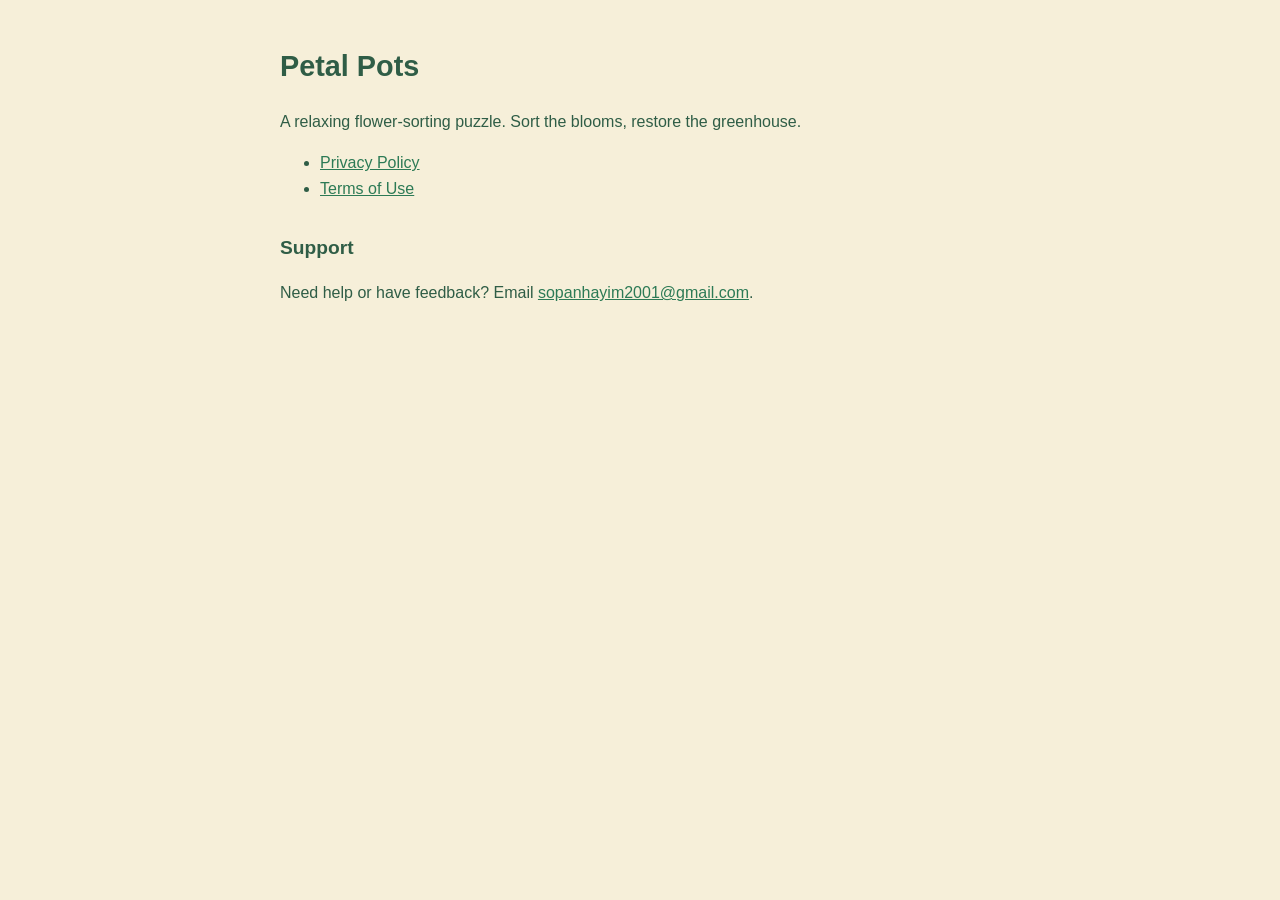
<file: index.html>
<!DOCTYPE html>
<html lang="en">
<head>
<meta charset="utf-8">
<meta name="viewport" content="width=device-width, initial-scale=1">
<title>Petal Pots</title>
<link rel="stylesheet" href="style.css">
</head>
<body>
<main>
<h1>Petal Pots</h1>
<p>A relaxing flower-sorting puzzle. Sort the blooms, restore the greenhouse.</p>
<ul>
<li><a href="privacy.html">Privacy Policy</a></li>
<li><a href="terms.html">Terms of Use</a></li>
</ul>
<h2>Support</h2>
<p>Need help or have feedback? Email
<a href="mailto:sopanhayim2001@gmail.com">sopanhayim2001@gmail.com</a>.</p>
</main>
</body>
</html>
</file>
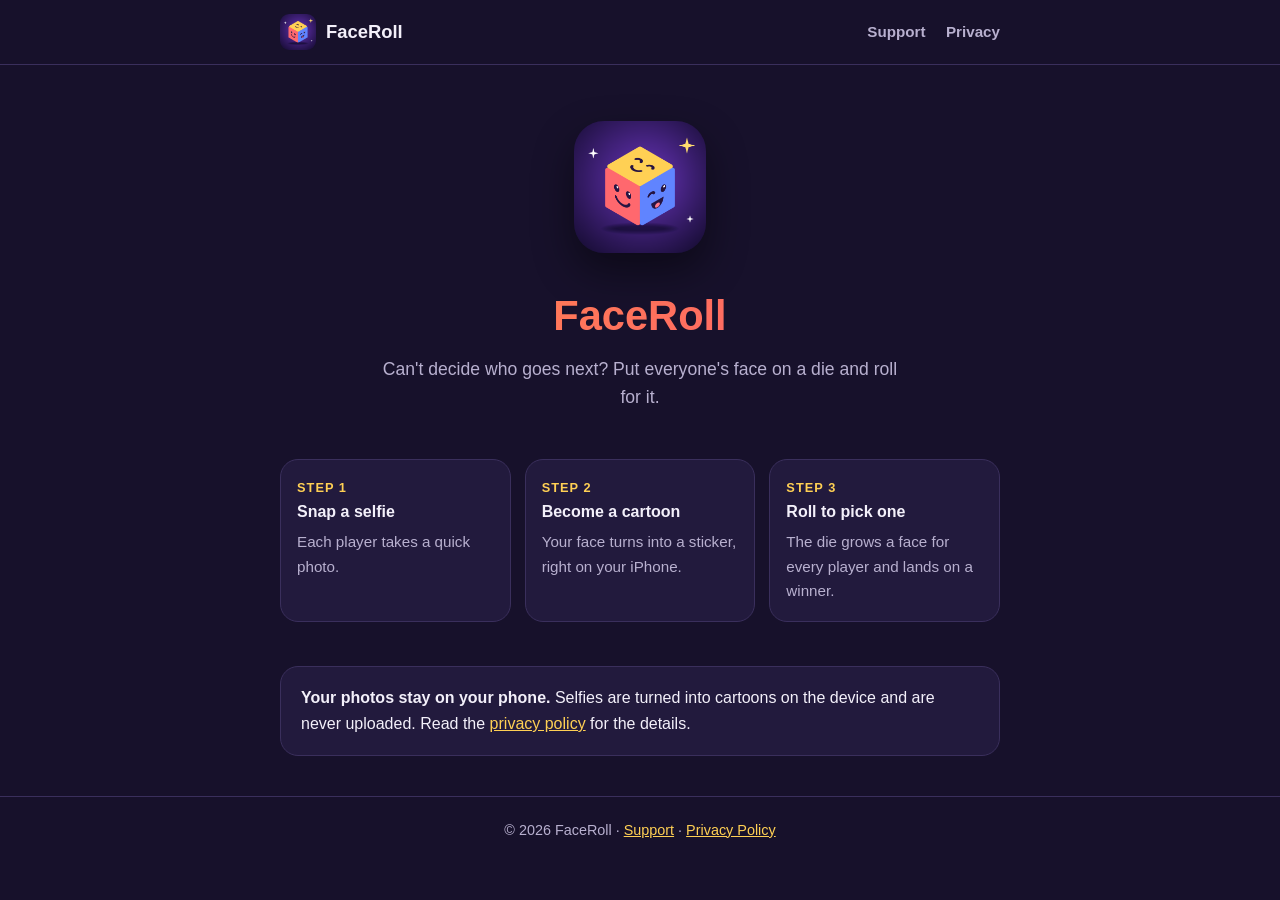
<file: faceroll/index.html>
<!doctype html>
<html lang="en">
<head>
  <meta charset="utf-8">
  <meta name="viewport" content="width=device-width, initial-scale=1">
  <title>FaceRoll - the party die with your faces on it</title>
  <meta name="description" content="FaceRoll turns everyone's selfie into a cartoon sticker and puts it on a 3D die. Roll to pick who goes next.">
  <link rel="icon" href="icon.png">
  <link rel="stylesheet" href="style.css">
</head>
<body>
  <header class="site">
    <div class="wrap">
      <a class="brand" href="index.html"><img src="icon.png" alt="">FaceRoll</a>
      <nav>
        <a href="support.html">Support</a>
        <a href="privacy.html">Privacy</a>
      </nav>
    </div>
  </header>

  <div class="wrap">
    <section class="hero">
      <img src="icon.png" alt="FaceRoll app icon">
      <h1>FaceRoll</h1>
      <p>Can't decide who goes next? Put everyone's face on a die and roll for it.</p>
    </section>

    <section class="steps">
      <div class="step">
        <b>Step 1</b>
        <span>Snap a selfie</span>
        <p>Each player takes a quick photo.</p>
      </div>
      <div class="step">
        <b>Step 2</b>
        <span>Become a cartoon</span>
        <p>Your face turns into a sticker, right on your iPhone.</p>
      </div>
      <div class="step">
        <b>Step 3</b>
        <span>Roll to pick one</span>
        <p>The die grows a face for every player and lands on a winner.</p>
      </div>
    </section>

    <div class="card">
      <strong>Your photos stay on your phone.</strong>
      Selfies are turned into cartoons on the device and are never uploaded.
      Read the <a href="privacy.html">privacy policy</a> for the details.
    </div>
  </div>

  <footer class="site">
    <div class="wrap">
      &copy; 2026 FaceRoll &middot;
      <a href="support.html">Support</a> &middot;
      <a href="privacy.html">Privacy Policy</a>
    </div>
  </footer>
</body>
</html>
</file>
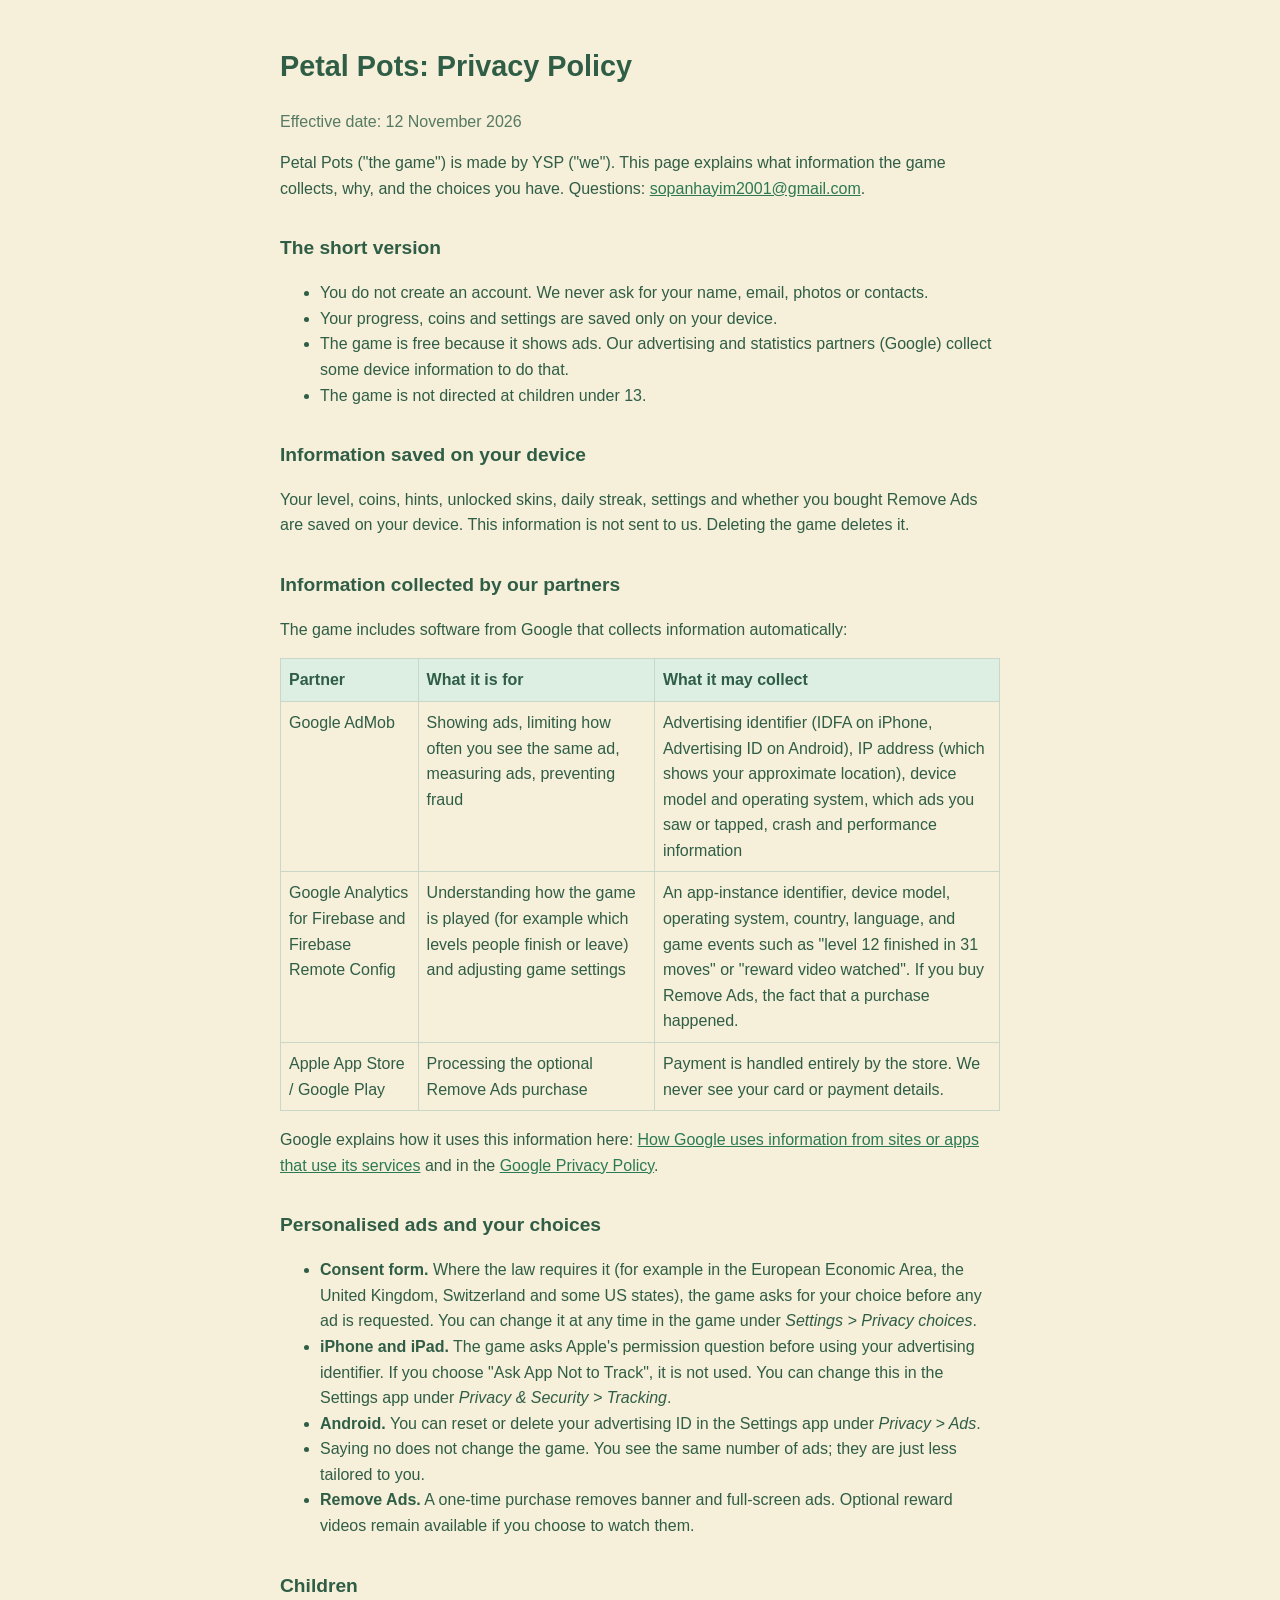
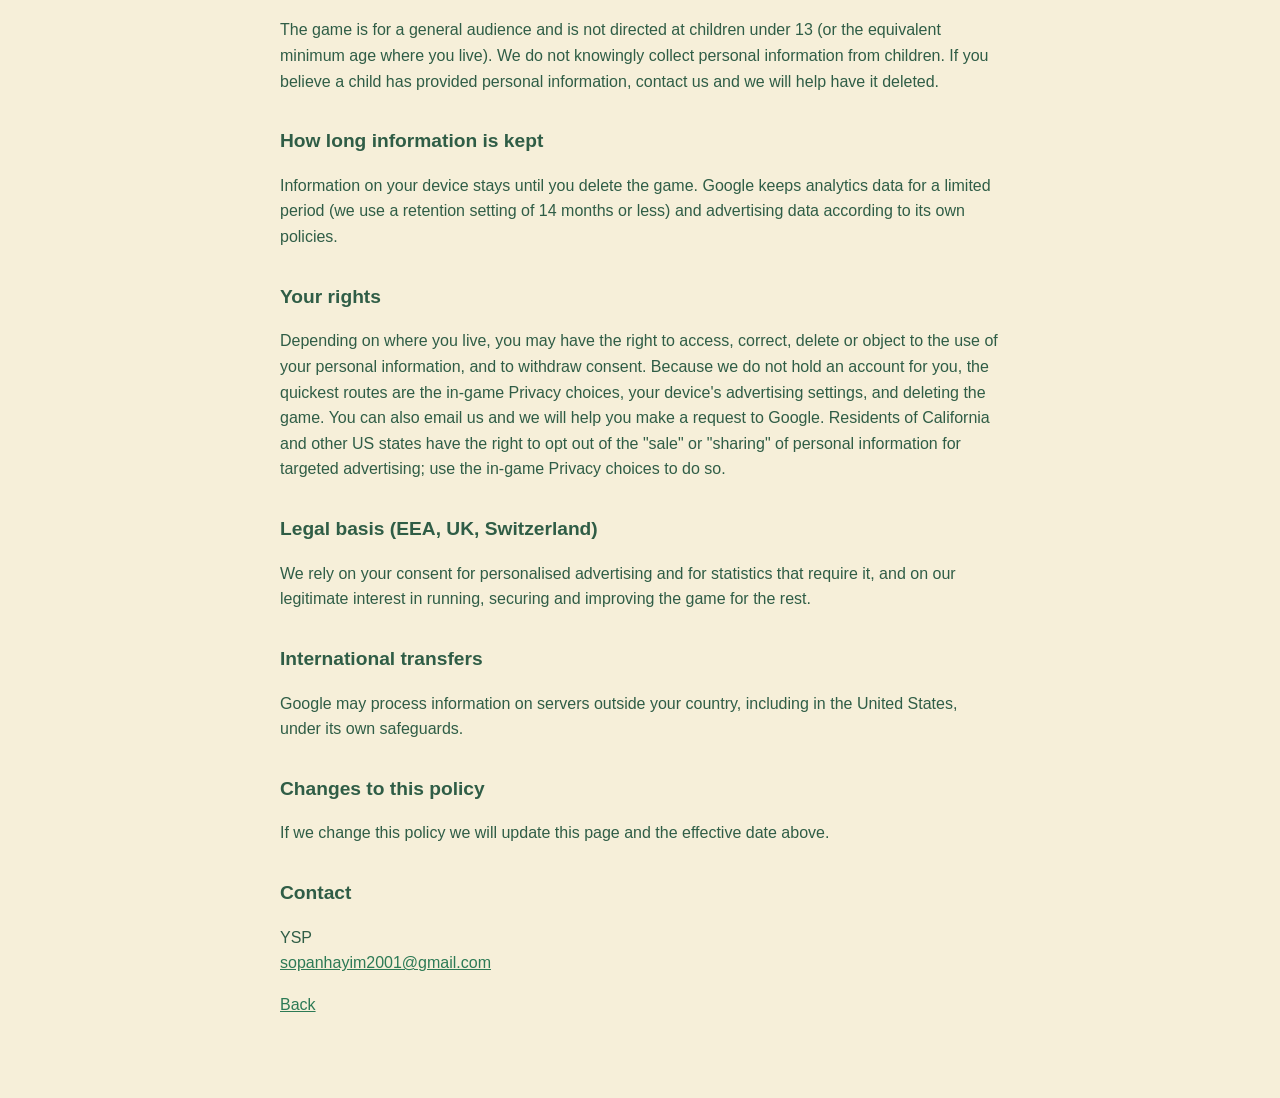
<file: privacy.html>
<!DOCTYPE html>
<html lang="en">
<head>
<meta charset="utf-8">
<meta name="viewport" content="width=device-width, initial-scale=1">
<title>Petal Pots: Privacy Policy</title>
<link rel="stylesheet" href="style.css">
</head>
<body>
<main>
<h1>Petal Pots: Privacy Policy</h1>
<p class="meta">Effective date: 12 November 2026</p>

<p>Petal Pots ("the game") is made by YSP ("we"). This page
explains what information the game collects, why, and the choices you have.
Questions: <a href="mailto:sopanhayim2001@gmail.com">sopanhayim2001@gmail.com</a>.</p>

<h2>The short version</h2>
<ul>
<li>You do not create an account. We never ask for your name, email, photos or contacts.</li>
<li>Your progress, coins and settings are saved only on your device.</li>
<li>The game is free because it shows ads. Our advertising and statistics
partners (Google) collect some device information to do that.</li>
<li>The game is not directed at children under 13.</li>
</ul>

<h2>Information saved on your device</h2>
<p>Your level, coins, hints, unlocked skins, daily streak, settings and whether
you bought Remove Ads are saved on your device. This information is not sent to
us. Deleting the game deletes it.</p>

<h2>Information collected by our partners</h2>
<p>The game includes software from Google that collects information
automatically:</p>
<table>
<tr><th>Partner</th><th>What it is for</th><th>What it may collect</th></tr>
<tr>
<td>Google AdMob</td>
<td>Showing ads, limiting how often you see the same ad, measuring ads, preventing fraud</td>
<td>Advertising identifier (IDFA on iPhone, Advertising ID on Android), IP
address (which shows your approximate location), device model and operating
system, which ads you saw or tapped, crash and performance information</td>
</tr>
<tr>
<td>Google Analytics for Firebase and Firebase Remote Config</td>
<td>Understanding how the game is played (for example which levels people
finish or leave) and adjusting game settings</td>
<td>An app-instance identifier, device model, operating system, country,
language, and game events such as "level 12 finished in 31 moves" or
"reward video watched". If you buy Remove Ads, the fact that a purchase happened.</td>
</tr>
<tr>
<td>Apple App Store / Google Play</td>
<td>Processing the optional Remove Ads purchase</td>
<td>Payment is handled entirely by the store. We never see your card or
payment details.</td>
</tr>
</table>
<p>Google explains how it uses this information here:
<a href="https://policies.google.com/technologies/partner-sites">How Google uses information from sites or apps that use its services</a>
and in the <a href="https://policies.google.com/privacy">Google Privacy Policy</a>.</p>

<h2>Personalised ads and your choices</h2>
<ul>
<li><strong>Consent form.</strong> Where the law requires it (for example in
the European Economic Area, the United Kingdom, Switzerland and some US
states), the game asks for your choice before any ad is requested. You can
change it at any time in the game under <em>Settings &gt; Privacy choices</em>.</li>
<li><strong>iPhone and iPad.</strong> The game asks Apple's permission
question before using your advertising identifier. If you choose "Ask App Not
to Track", it is not used. You can change this in the Settings app under
<em>Privacy &amp; Security &gt; Tracking</em>.</li>
<li><strong>Android.</strong> You can reset or delete your advertising ID in
the Settings app under <em>Privacy &gt; Ads</em>.</li>
<li>Saying no does not change the game. You see the same number of ads; they
are just less tailored to you.</li>
<li><strong>Remove Ads.</strong> A one-time purchase removes banner and
full-screen ads. Optional reward videos remain available if you choose to
watch them.</li>
</ul>

<h2>Children</h2>
<p>The game is for a general audience and is not directed at children under
13 (or the equivalent minimum age where you live). We do not knowingly collect
personal information from children. If you believe a child has provided
personal information, contact us and we will help have it deleted.</p>

<h2>How long information is kept</h2>
<p>Information on your device stays until you delete the game. Google keeps
analytics data for a limited period (we use a retention setting of 14 months
or less) and advertising data according to its own policies.</p>

<h2>Your rights</h2>
<p>Depending on where you live, you may have the right to access, correct,
delete or object to the use of your personal information, and to withdraw
consent. Because we do not hold an account for you, the quickest routes are
the in-game Privacy choices, your device's advertising settings, and deleting
the game. You can also email us and we will help you make a request to Google.
Residents of California and other US states have the right to opt out of the
"sale" or "sharing" of personal information for targeted advertising; use the
in-game Privacy choices to do so.</p>

<h2>Legal basis (EEA, UK, Switzerland)</h2>
<p>We rely on your consent for personalised advertising and for statistics
that require it, and on our legitimate interest in running, securing and
improving the game for the rest.</p>

<h2>International transfers</h2>
<p>Google may process information on servers outside your country, including
in the United States, under its own safeguards.</p>

<h2>Changes to this policy</h2>
<p>If we change this policy we will update this page and the effective date
above.</p>

<h2>Contact</h2>
<p>YSP<br>
<a href="mailto:sopanhayim2001@gmail.com">sopanhayim2001@gmail.com</a></p>

<p><a href="index.html">Back</a></p>
</main>
</body>
</html>
</file>
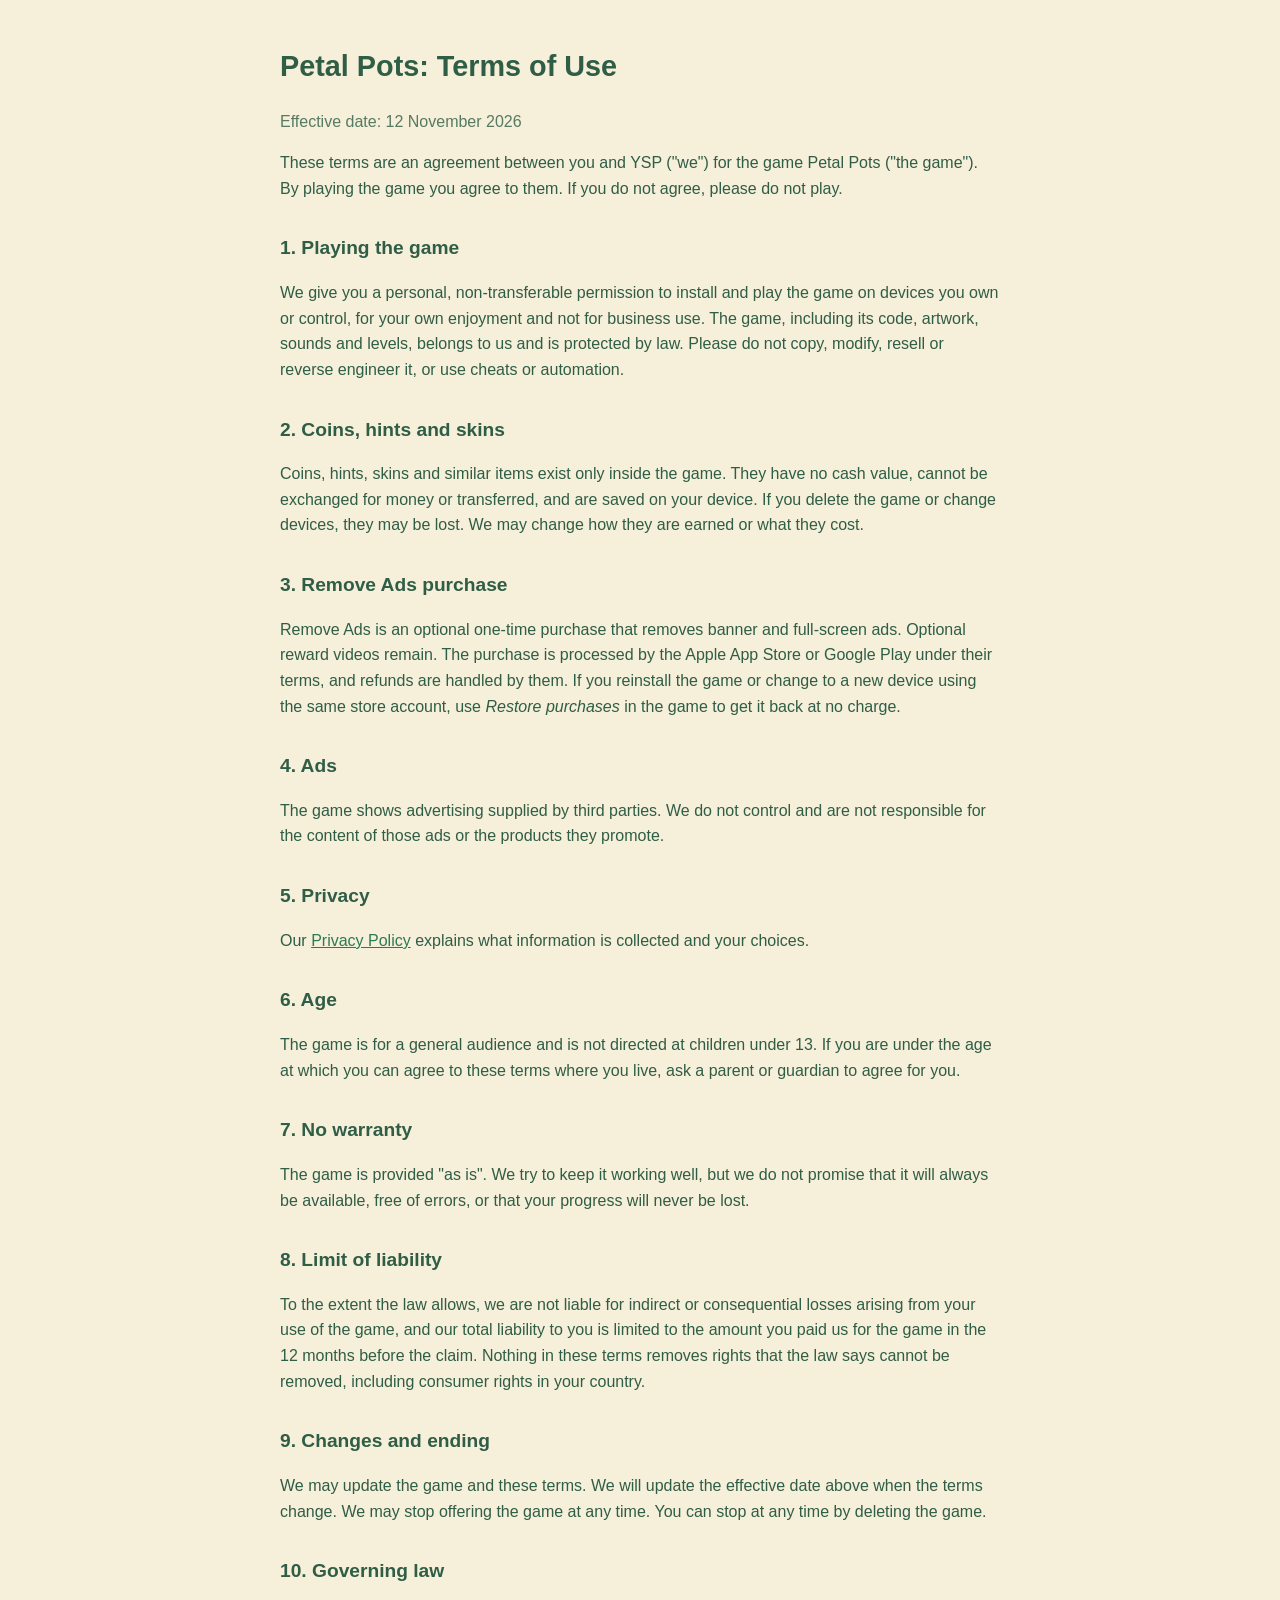
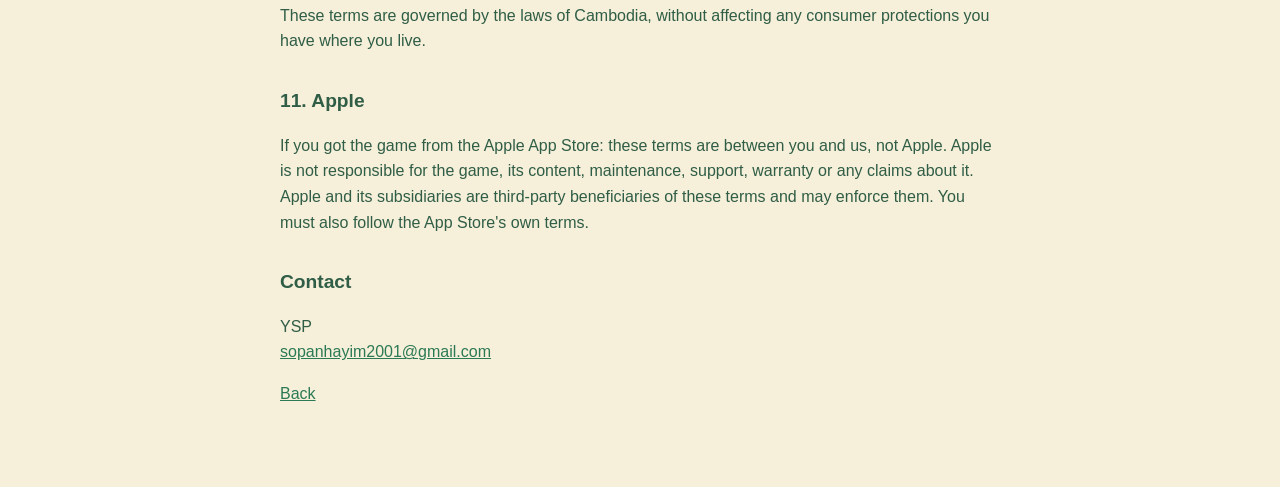
<file: terms.html>
<!DOCTYPE html>
<html lang="en">
<head>
<meta charset="utf-8">
<meta name="viewport" content="width=device-width, initial-scale=1">
<title>Petal Pots: Terms of Use</title>
<link rel="stylesheet" href="style.css">
</head>
<body>
<main>
<h1>Petal Pots: Terms of Use</h1>
<p class="meta">Effective date: 12 November 2026</p>

<p>These terms are an agreement between you and YSP ("we")
for the game Petal Pots ("the game"). By playing the game you agree to them.
If you do not agree, please do not play.</p>

<h2>1. Playing the game</h2>
<p>We give you a personal, non-transferable permission to install and play the
game on devices you own or control, for your own enjoyment and not for
business use. The game, including its code, artwork, sounds and levels,
belongs to us and is protected by law. Please do not copy, modify, resell or
reverse engineer it, or use cheats or automation.</p>

<h2>2. Coins, hints and skins</h2>
<p>Coins, hints, skins and similar items exist only inside the game. They have
no cash value, cannot be exchanged for money or transferred, and are saved on
your device. If you delete the game or change devices, they may be lost. We may
change how they are earned or what they cost.</p>

<h2>3. Remove Ads purchase</h2>
<p>Remove Ads is an optional one-time purchase that removes banner and
full-screen ads. Optional reward videos remain. The purchase is processed by
the Apple App Store or Google Play under their terms, and refunds are handled
by them. If you reinstall the game or change to a new device using the same
store account, use <em>Restore purchases</em> in the game to get it back at no
charge.</p>

<h2>4. Ads</h2>
<p>The game shows advertising supplied by third parties. We do not control and
are not responsible for the content of those ads or the products they
promote.</p>

<h2>5. Privacy</h2>
<p>Our <a href="privacy.html">Privacy Policy</a> explains what information is
collected and your choices.</p>

<h2>6. Age</h2>
<p>The game is for a general audience and is not directed at children under
13. If you are under the age at which you can agree to these terms where you
live, ask a parent or guardian to agree for you.</p>

<h2>7. No warranty</h2>
<p>The game is provided "as is". We try to keep it working well, but we do not
promise that it will always be available, free of errors, or that your
progress will never be lost.</p>

<h2>8. Limit of liability</h2>
<p>To the extent the law allows, we are not liable for indirect or
consequential losses arising from your use of the game, and our total
liability to you is limited to the amount you paid us for the game in the 12
months before the claim. Nothing in these terms removes rights that the law
says cannot be removed, including consumer rights in your country.</p>

<h2>9. Changes and ending</h2>
<p>We may update the game and these terms. We will update the effective date
above when the terms change. We may stop offering the game at any time. You
can stop at any time by deleting the game.</p>

<h2>10. Governing law</h2>
<p>These terms are governed by the laws of Cambodia, without
affecting any consumer protections you have where you live.</p>

<h2>11. Apple</h2>
<p>If you got the game from the Apple App Store: these terms are between you
and us, not Apple. Apple is not responsible for the game, its content,
maintenance, support, warranty or any claims about it. Apple and its
subsidiaries are third-party beneficiaries of these terms and may enforce
them. You must also follow the App Store's own terms.</p>

<h2>Contact</h2>
<p>YSP<br>
<a href="mailto:sopanhayim2001@gmail.com">sopanhayim2001@gmail.com</a></p>

<p><a href="index.html">Back</a></p>
</main>
</body>
</html>
</file>
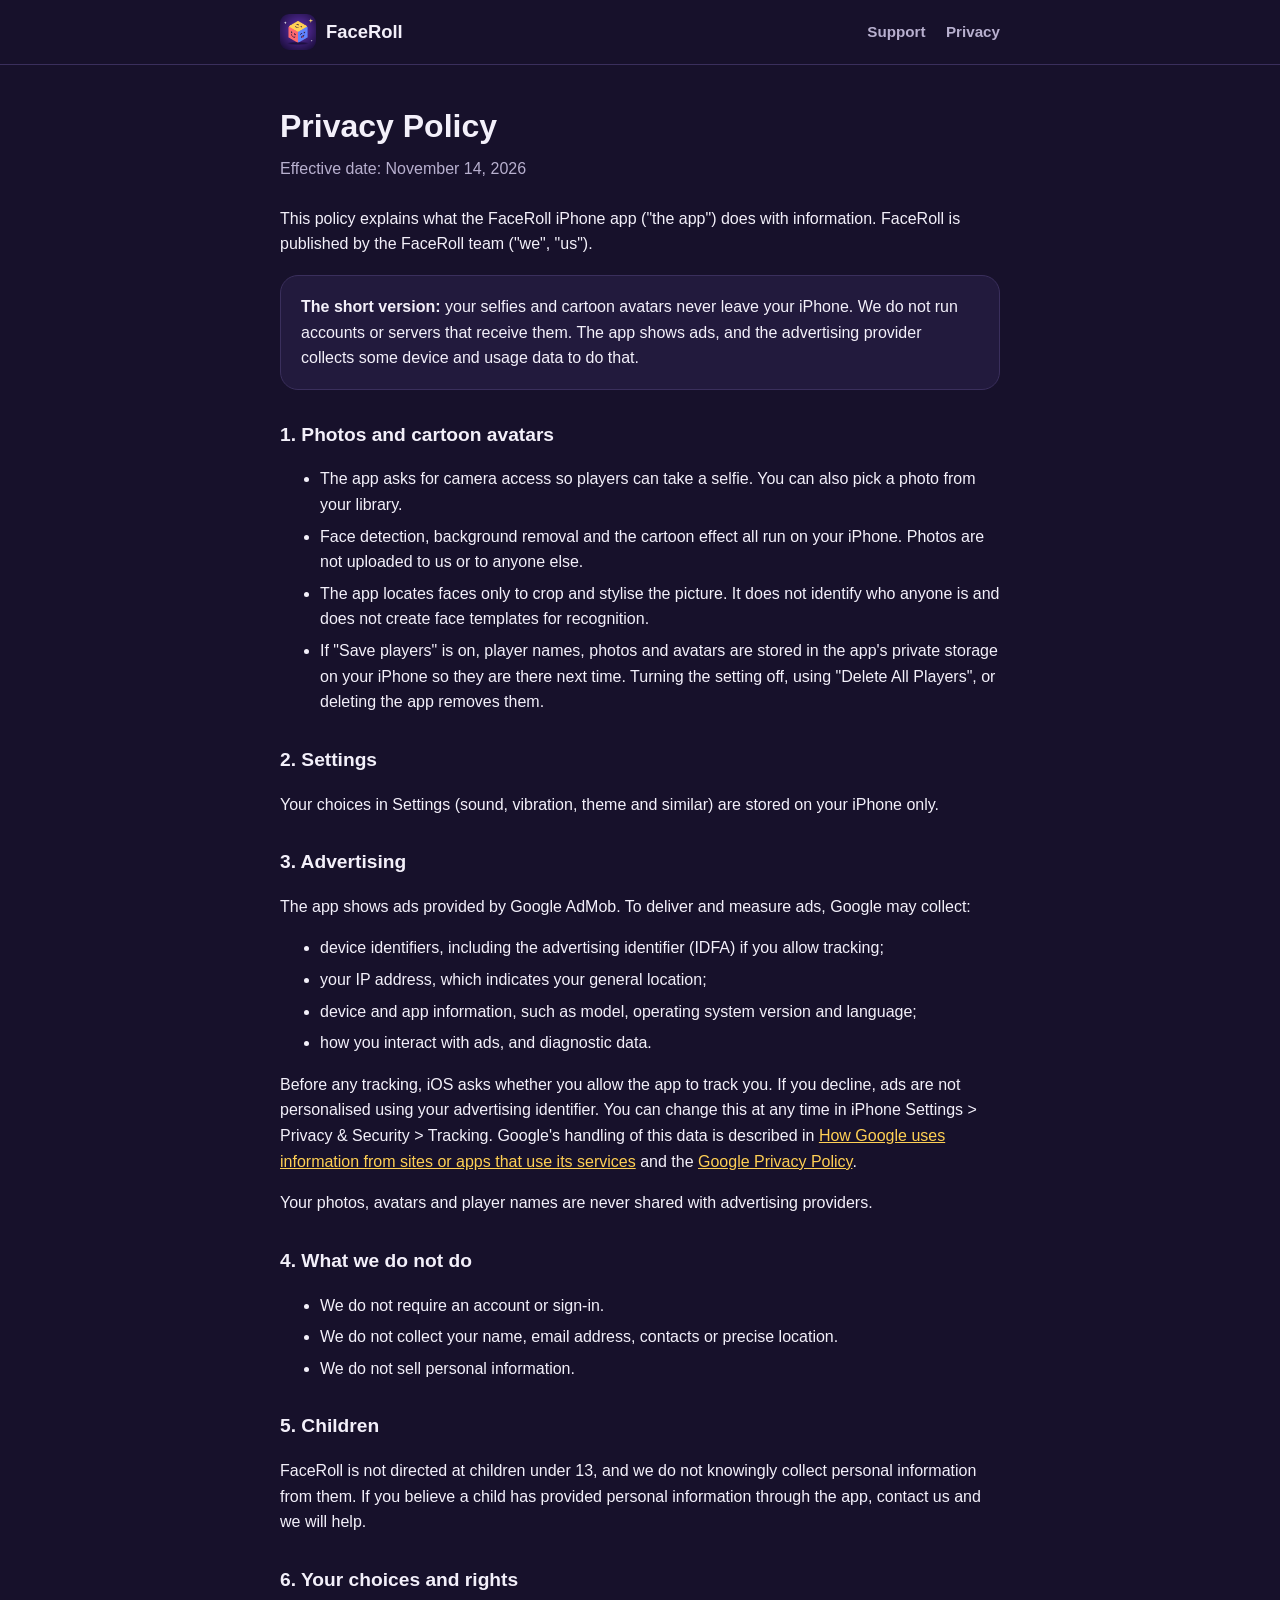
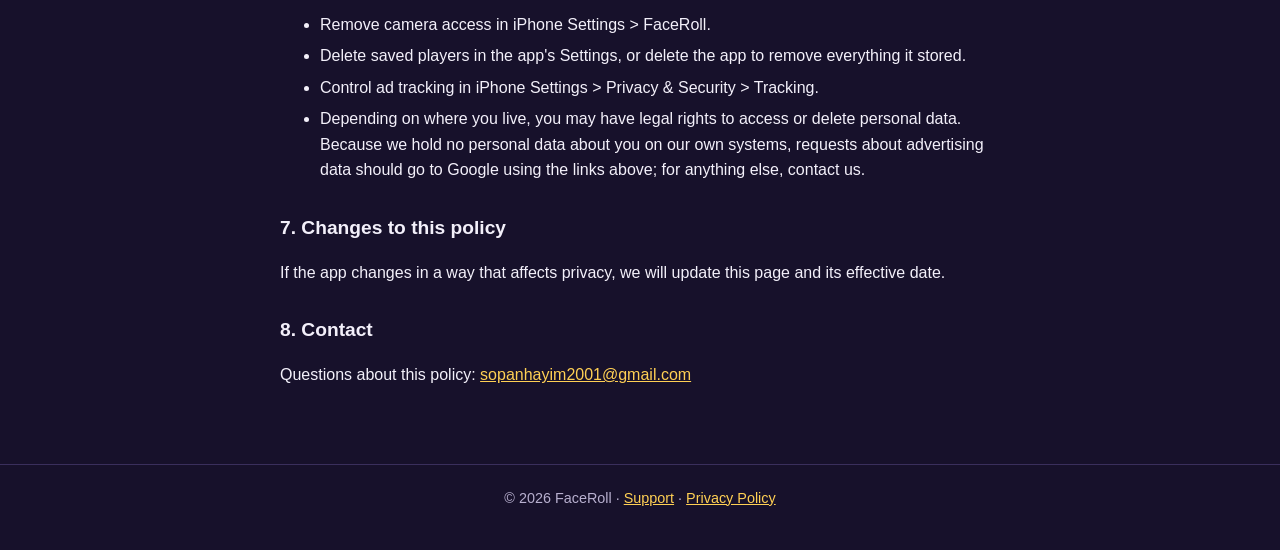
<file: faceroll/privacy.html>
<!doctype html>
<html lang="en">
<head>
  <meta charset="utf-8">
  <meta name="viewport" content="width=device-width, initial-scale=1">
  <title>Privacy Policy - FaceRoll</title>
  <link rel="icon" href="icon.png">
  <link rel="stylesheet" href="style.css">
</head>
<body>
  <header class="site">
    <div class="wrap">
      <a class="brand" href="index.html"><img src="icon.png" alt="">FaceRoll</a>
      <nav>
        <a href="support.html">Support</a>
        <a href="privacy.html">Privacy</a>
      </nav>
    </div>
  </header>

  <div class="wrap">
    <main class="doc">
      <h1>Privacy Policy</h1>
      <p class="date">Effective date: November 14, 2026</p>

      <p>
        This policy explains what the FaceRoll iPhone app ("the app") does with information.
        FaceRoll is published by the FaceRoll team ("we", "us").
      </p>

      <div class="card">
        <strong>The short version:</strong> your selfies and cartoon avatars never leave your iPhone.
        We do not run accounts or servers that receive them. The app shows ads, and the advertising
        provider collects some device and usage data to do that.
      </div>

      <h2>1. Photos and cartoon avatars</h2>
      <ul>
        <li>The app asks for camera access so players can take a selfie. You can also pick a photo from your library.</li>
        <li>Face detection, background removal and the cartoon effect all run on your iPhone. Photos are not uploaded to us or to anyone else.</li>
        <li>The app locates faces only to crop and stylise the picture. It does not identify who anyone is and does not create face templates for recognition.</li>
        <li>If "Save players" is on, player names, photos and avatars are stored in the app's private storage on your iPhone so they are there next time. Turning the setting off, using "Delete All Players", or deleting the app removes them.</li>
      </ul>

      <h2>2. Settings</h2>
      <p>
        Your choices in Settings (sound, vibration, theme and similar) are stored on your iPhone only.
      </p>

      <h2>3. Advertising</h2>
      <p>
        The app shows ads provided by Google AdMob. To deliver and measure ads, Google may collect:
      </p>
      <ul>
        <li>device identifiers, including the advertising identifier (IDFA) if you allow tracking;</li>
        <li>your IP address, which indicates your general location;</li>
        <li>device and app information, such as model, operating system version and language;</li>
        <li>how you interact with ads, and diagnostic data.</li>
      </ul>
      <p>
        Before any tracking, iOS asks whether you allow the app to track you. If you decline, ads are
        not personalised using your advertising identifier. You can change this at any time in
        iPhone Settings &gt; Privacy &amp; Security &gt; Tracking.
        Google's handling of this data is described in
        <a href="https://policies.google.com/technologies/partner-sites">How Google uses information from sites or apps that use its services</a>
        and the <a href="https://policies.google.com/privacy">Google Privacy Policy</a>.
      </p>
      <p>
        Your photos, avatars and player names are never shared with advertising providers.
      </p>

      <h2>4. What we do not do</h2>
      <ul>
        <li>We do not require an account or sign-in.</li>
        <li>We do not collect your name, email address, contacts or precise location.</li>
        <li>We do not sell personal information.</li>
      </ul>

      <h2>5. Children</h2>
      <p>
        FaceRoll is not directed at children under 13, and we do not knowingly collect personal
        information from them. If you believe a child has provided personal information through
        the app, contact us and we will help.
      </p>

      <h2>6. Your choices and rights</h2>
      <ul>
        <li>Remove camera access in iPhone Settings &gt; FaceRoll.</li>
        <li>Delete saved players in the app's Settings, or delete the app to remove everything it stored.</li>
        <li>Control ad tracking in iPhone Settings &gt; Privacy &amp; Security &gt; Tracking.</li>
        <li>Depending on where you live, you may have legal rights to access or delete personal data. Because we hold no personal data about you on our own systems, requests about advertising data should go to Google using the links above; for anything else, contact us.</li>
      </ul>

      <h2>7. Changes to this policy</h2>
      <p>
        If the app changes in a way that affects privacy, we will update this page and its effective date.
      </p>

      <h2>8. Contact</h2>
      <p>
        Questions about this policy: <a href="mailto:sopanhayim2001@gmail.com">sopanhayim2001@gmail.com</a>
      </p>
    </main>
  </div>

  <footer class="site">
    <div class="wrap">
      &copy; 2026 FaceRoll &middot;
      <a href="support.html">Support</a> &middot;
      <a href="privacy.html">Privacy Policy</a>
    </div>
  </footer>
</body>
</html>
</file>
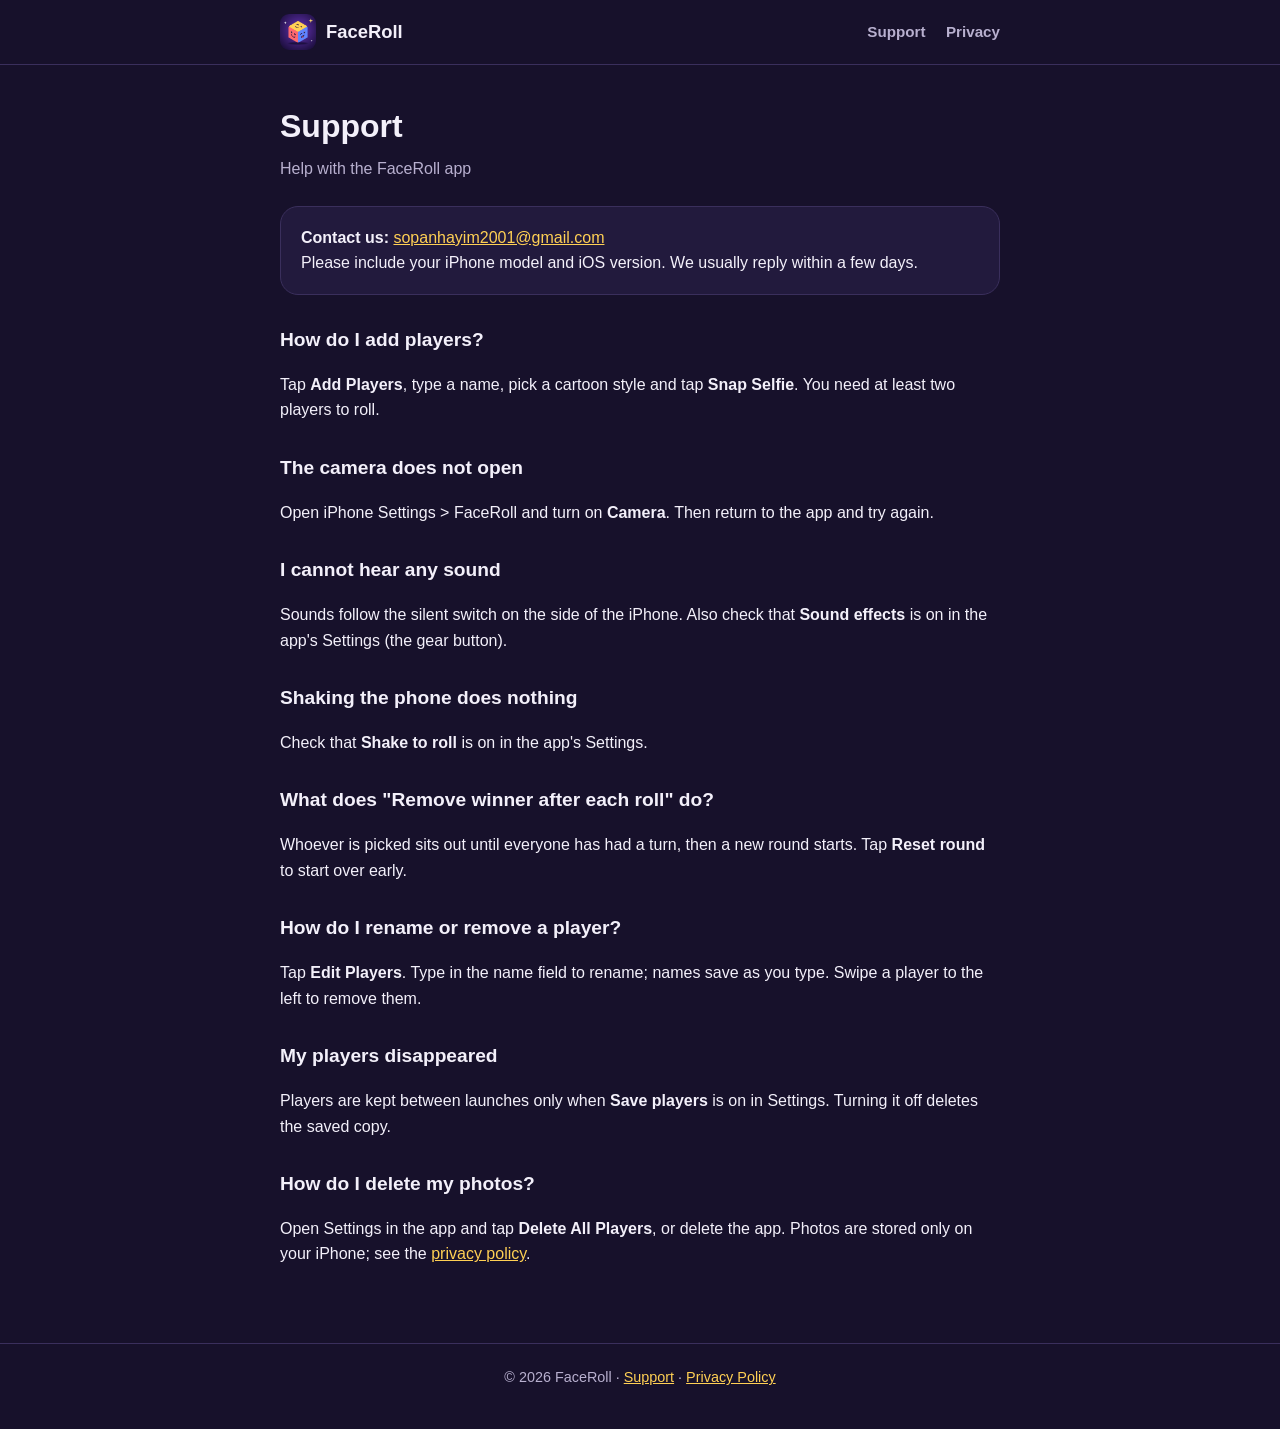
<file: faceroll/support.html>
<!doctype html>
<html lang="en">
<head>
  <meta charset="utf-8">
  <meta name="viewport" content="width=device-width, initial-scale=1">
  <title>Support - FaceRoll</title>
  <link rel="icon" href="icon.png">
  <link rel="stylesheet" href="style.css">
</head>
<body>
  <header class="site">
    <div class="wrap">
      <a class="brand" href="index.html"><img src="icon.png" alt="">FaceRoll</a>
      <nav>
        <a href="support.html">Support</a>
        <a href="privacy.html">Privacy</a>
      </nav>
    </div>
  </header>

  <div class="wrap">
    <main class="doc">
      <h1>Support</h1>
      <p class="date">Help with the FaceRoll app</p>

      <div class="card">
        <strong>Contact us:</strong>
        <a href="mailto:sopanhayim2001@gmail.com">sopanhayim2001@gmail.com</a><br>
        Please include your iPhone model and iOS version. We usually reply within a few days.
      </div>

      <h2>How do I add players?</h2>
      <p>Tap <b>Add Players</b>, type a name, pick a cartoon style and tap <b>Snap Selfie</b>. You need at least two players to roll.</p>

      <h2>The camera does not open</h2>
      <p>Open iPhone Settings &gt; FaceRoll and turn on <b>Camera</b>. Then return to the app and try again.</p>

      <h2>I cannot hear any sound</h2>
      <p>Sounds follow the silent switch on the side of the iPhone. Also check that <b>Sound effects</b> is on in the app's Settings (the gear button).</p>

      <h2>Shaking the phone does nothing</h2>
      <p>Check that <b>Shake to roll</b> is on in the app's Settings.</p>

      <h2>What does "Remove winner after each roll" do?</h2>
      <p>Whoever is picked sits out until everyone has had a turn, then a new round starts. Tap <b>Reset round</b> to start over early.</p>

      <h2>How do I rename or remove a player?</h2>
      <p>Tap <b>Edit Players</b>. Type in the name field to rename; names save as you type. Swipe a player to the left to remove them.</p>

      <h2>My players disappeared</h2>
      <p>Players are kept between launches only when <b>Save players</b> is on in Settings. Turning it off deletes the saved copy.</p>

      <h2>How do I delete my photos?</h2>
      <p>Open Settings in the app and tap <b>Delete All Players</b>, or delete the app. Photos are stored only on your iPhone; see the <a href="privacy.html">privacy policy</a>.</p>
    </main>
  </div>

  <footer class="site">
    <div class="wrap">
      &copy; 2026 FaceRoll &middot;
      <a href="support.html">Support</a> &middot;
      <a href="privacy.html">Privacy Policy</a>
    </div>
  </footer>
</body>
</html>
</file>
<file: style.css>
body {
  margin: 0;
  background: #f6efd9;
  color: #2f5d46;
  font-family: -apple-system, BlinkMacSystemFont, "Segoe UI", Roboto, sans-serif;
  line-height: 1.6;
}
main {
  max-width: 720px;
  margin: 0 auto;
  padding: 24px 16px 64px;
}
h1 { font-size: 1.8rem; }
h2 { font-size: 1.2rem; margin-top: 2rem; }
a { color: #2c7a55; }
.meta { opacity: 0.8; }
table { border-collapse: collapse; width: 100%; display: block; overflow-x: auto; }
th, td { border: 1px solid #c9d8c6; padding: 8px; text-align: left; vertical-align: top; }
th { background: #dcefe2; }
</file>
<file: faceroll/style.css>
:root {
  --bg: #17112b;
  --panel: #221a3d;
  --text: #f3f0fa;
  --muted: #b8b0cf;
  --line: #3a2f5c;
  --accent: #ff5a6e;
  --accent-2: #ff8a4c;
  --gold: #ffd054;
}

* { box-sizing: border-box; }

body {
  margin: 0;
  background: var(--bg);
  color: var(--text);
  font-family: -apple-system, BlinkMacSystemFont, "Segoe UI", Roboto, Helvetica, Arial, sans-serif;
  line-height: 1.6;
}

a { color: var(--gold); }

.wrap {
  max-width: 760px;
  margin: 0 auto;
  padding: 0 20px;
}

header.site {
  border-bottom: 1px solid var(--line);
}

header.site .wrap {
  display: flex;
  align-items: center;
  justify-content: space-between;
  gap: 16px;
  padding-top: 14px;
  padding-bottom: 14px;
}

.brand {
  display: flex;
  align-items: center;
  gap: 10px;
  color: var(--text);
  text-decoration: none;
  font-weight: 800;
  font-size: 1.15rem;
}

.brand img {
  width: 36px;
  height: 36px;
  border-radius: 9px;
}

nav a {
  margin-left: 16px;
  color: var(--muted);
  text-decoration: none;
  font-weight: 600;
  font-size: 0.95rem;
}

nav a:hover { color: var(--text); }

.hero {
  text-align: center;
  padding: 56px 0 40px;
}

.hero img {
  width: 132px;
  height: 132px;
  border-radius: 30px;
  box-shadow: 0 18px 40px rgba(0, 0, 0, 0.45);
}

.hero h1 {
  margin: 22px 0 6px;
  font-size: 2.6rem;
  font-weight: 900;
  background: linear-gradient(135deg, var(--accent-2), var(--accent));
  -webkit-background-clip: text;
  background-clip: text;
  color: transparent;
}

.hero p {
  margin: 0 auto;
  max-width: 520px;
  color: var(--muted);
  font-size: 1.1rem;
}

.steps {
  display: grid;
  grid-template-columns: repeat(3, 1fr);
  gap: 14px;
  margin: 8px 0 44px;
}

.step {
  background: var(--panel);
  border: 1px solid var(--line);
  border-radius: 18px;
  padding: 18px 16px;
}

.step b {
  display: block;
  color: var(--gold);
  font-size: 0.8rem;
  letter-spacing: 0.08em;
  text-transform: uppercase;
}

.step span { font-weight: 700; }

.step p {
  margin: 6px 0 0;
  color: var(--muted);
  font-size: 0.95rem;
}

main.doc { padding: 36px 0 20px; }

main.doc h1 {
  font-size: 2rem;
  margin: 0 0 4px;
}

main.doc .date {
  color: var(--muted);
  margin: 0 0 24px;
}

main.doc h2 {
  font-size: 1.2rem;
  margin: 30px 0 8px;
}

main.doc li { margin-bottom: 6px; }

.card {
  background: var(--panel);
  border: 1px solid var(--line);
  border-radius: 18px;
  padding: 18px 20px;
  margin: 18px 0;
}

footer.site {
  border-top: 1px solid var(--line);
  margin-top: 40px;
  padding: 22px 0 40px;
  color: var(--muted);
  font-size: 0.9rem;
  text-align: center;
}

@media (max-width: 600px) {
  .steps { grid-template-columns: 1fr; }
  .hero h1 { font-size: 2.1rem; }
  nav a { margin-left: 12px; }
}
</file>
